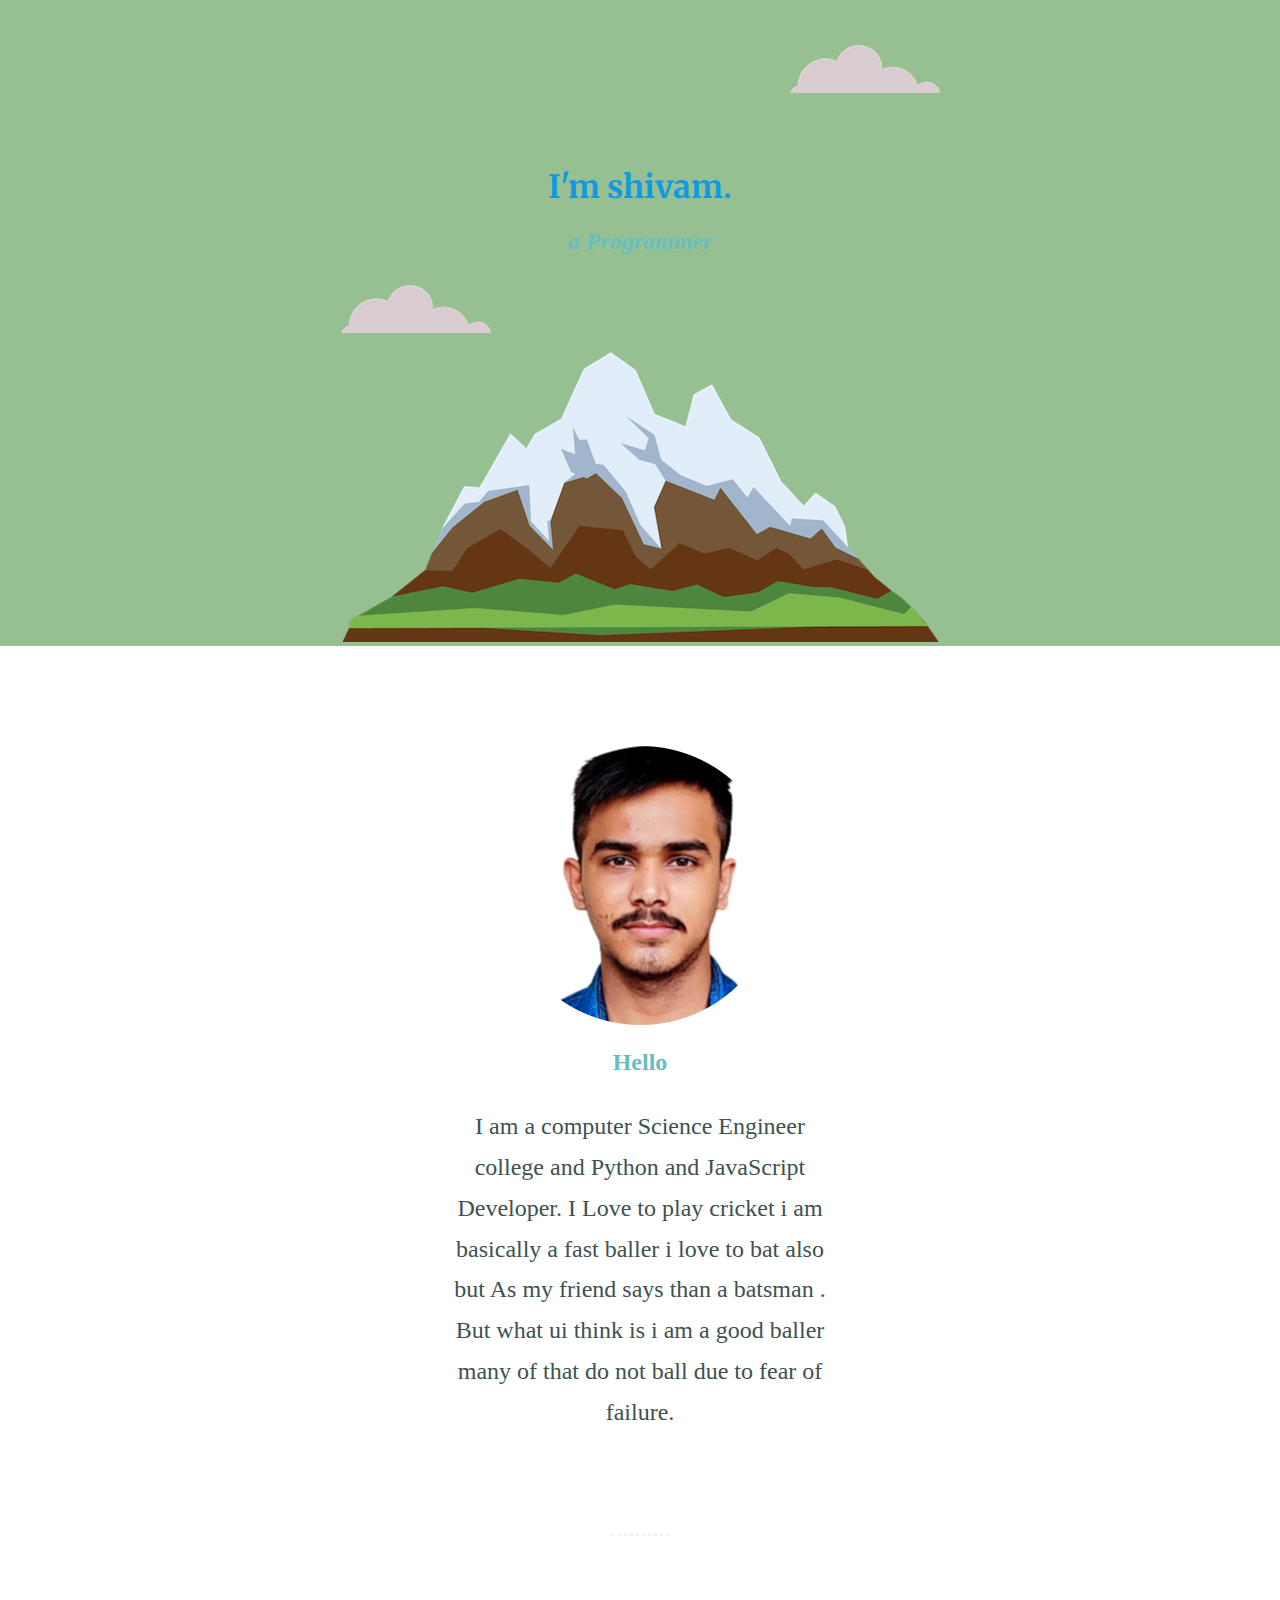
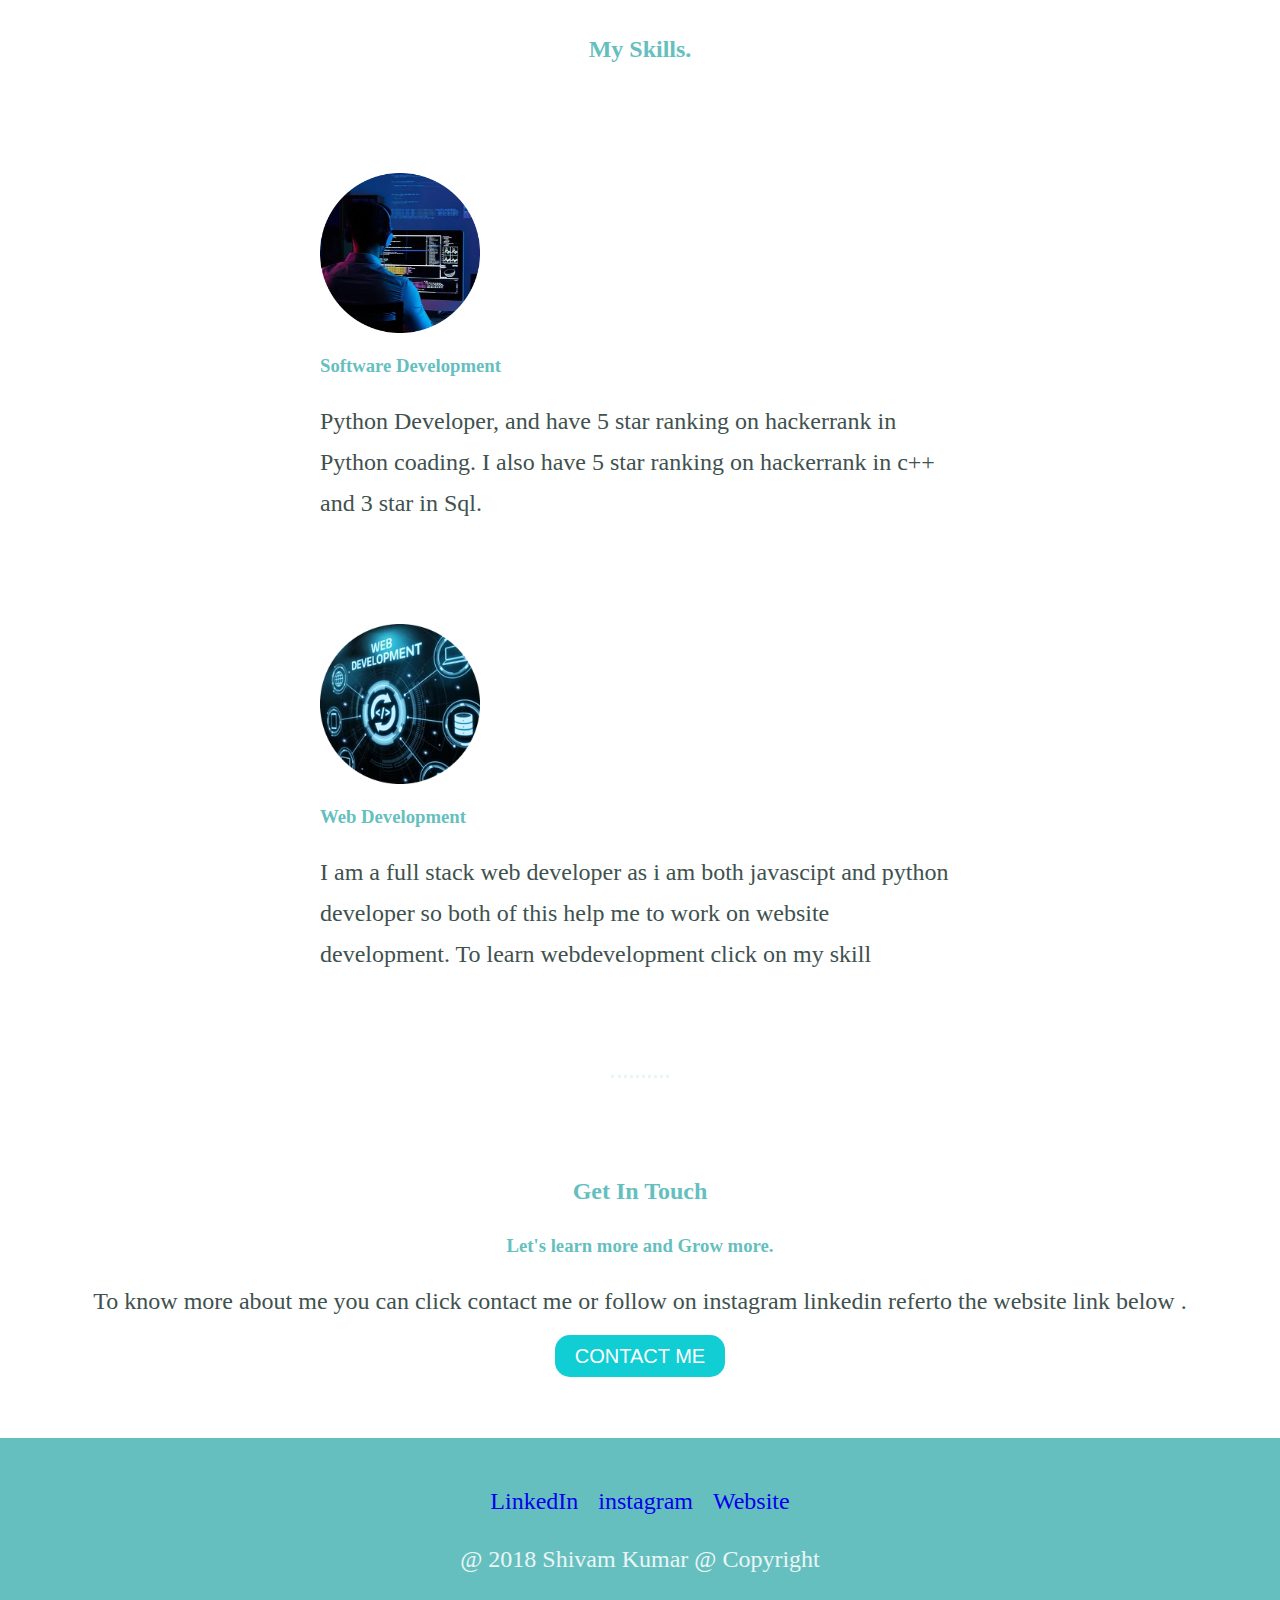
<file: index.html>
<!DOCTYPE html>
<html lang="en">
<head>
    <meta charset="UTF-8">
    <meta http-equiv="X-UA-Compatible" content="IE=edge">
    <meta name="viewport" content="width=device-width, initial-scale=1.0">
    <title> shivam kumar</title>
    <link rel="stylesheet" href="./style.css">
    <link rel="shortcut icon" href="./fa.ico" type="image/x-icon">

    <link rel="preconnect" href="https://fonts.googleapis.com">
<link rel="preconnect" href="https://fonts.gstatic.com" crossorigin>
<link href="https://fonts.googleapis.com/css2?family=Dancing+Script&family=Libre+Franklin:wght@100&family=Merriweather:ital@1&display=swap" rel="stylesheet">
   
</head>
<body>
    <div class="top-container">
        <img class="t-cloud" src="./cloud.png" alt="cloud-img">
        
        <h1>I'm shivam.</h1>
       <em><h2>a Programmer</h2></em> 
        <img class="b-cloud" src="./cloud.png" alt="cloud-img">

        <img  src="./mountain.png" alt="mountain-img">


    </div>
    

    <div class="middle-container">
        <div class="profile">
          <img src="./shivam.png" alt="">
          <a class="anc" href="./myweb.html"><h2 class="anc">Hello</h2></a>
          <p class="intro">I am a computer Science Engineer college and Python and JavaScript Developer. I Love to play cricket
            i am basically a fast baller i love to bat also but As my friend says than a batsman .
            But what ui think is i am a good baller many of that do not ball due to fear of failure.</p>
        </div>
        <hr>
        <div class="skills">
         <a class="anc" href="./hobbies.html"> <h2 class="anc">My Skills.</h2></a>
          <div class="skill-row">
            <img class="code-img" src="./skillimage.png" alt="">
            <a class="anc" href="https://www.youtube.com/watch?v=WQoB2z67hvY&list=PLDzeHZWIZsTryvtXdMr6rPh4IDexB5NIA"><h3 class="para" id="anc" >Software Development</h3></a>
            <p class="para"> Python Developer, and have  5 star ranking  on hackerrank in Python coading. I also have 5 star ranking  on hackerrank in c++ and 3 star in Sql.</p>
          </div>
          <div class="skill-row">
            <img class="code-img2" src="./rawskill.png" alt="">
            <a class="anc"href="https://www.w3schools.com/whatis/"><h3 class="para" id="anc">Web Development</h3></a>
            <p class="para">I am a full stack web developer as i am both javascipt and python developer so both of this help me to work on website development. To learn webdevelopment click on my skill</p>
          </div> 
        </div>
        <hr>
        <div class="contact-me">
        <a class="anc" href="https://www.instagram.com/shivamkumar8388/"> <h2 class="anc">Get In Touch</h2></a>
        
          <h3 >Let's learn more and Grow more.</h3>
          <p class="Contact-messege">To know more about me you can click contact me or follow on instagram linkedin referto the website link below .</p>
          <a class="btn" href="./contact.html">CONTACT ME</a>
        </div>
      </div>
      
      
      <div class="bottom-container">
        <a class="footer-link" href="https://www.linkedin.com/in/shivam-kumar-26ba1b220/">LinkedIn</a>
        <a class="footer-link" href="https://www.instagram.com/shivamkumar8388/">instagram</a>
        <a class="footer-link" href="https://shivam123kumar.github.io/CV/">Website</a>
        <p class="copyright">@ 2018 Shivam  Kumar @ Copyright</p>
      </div>
      
    
    
</body>
</html>
</file>
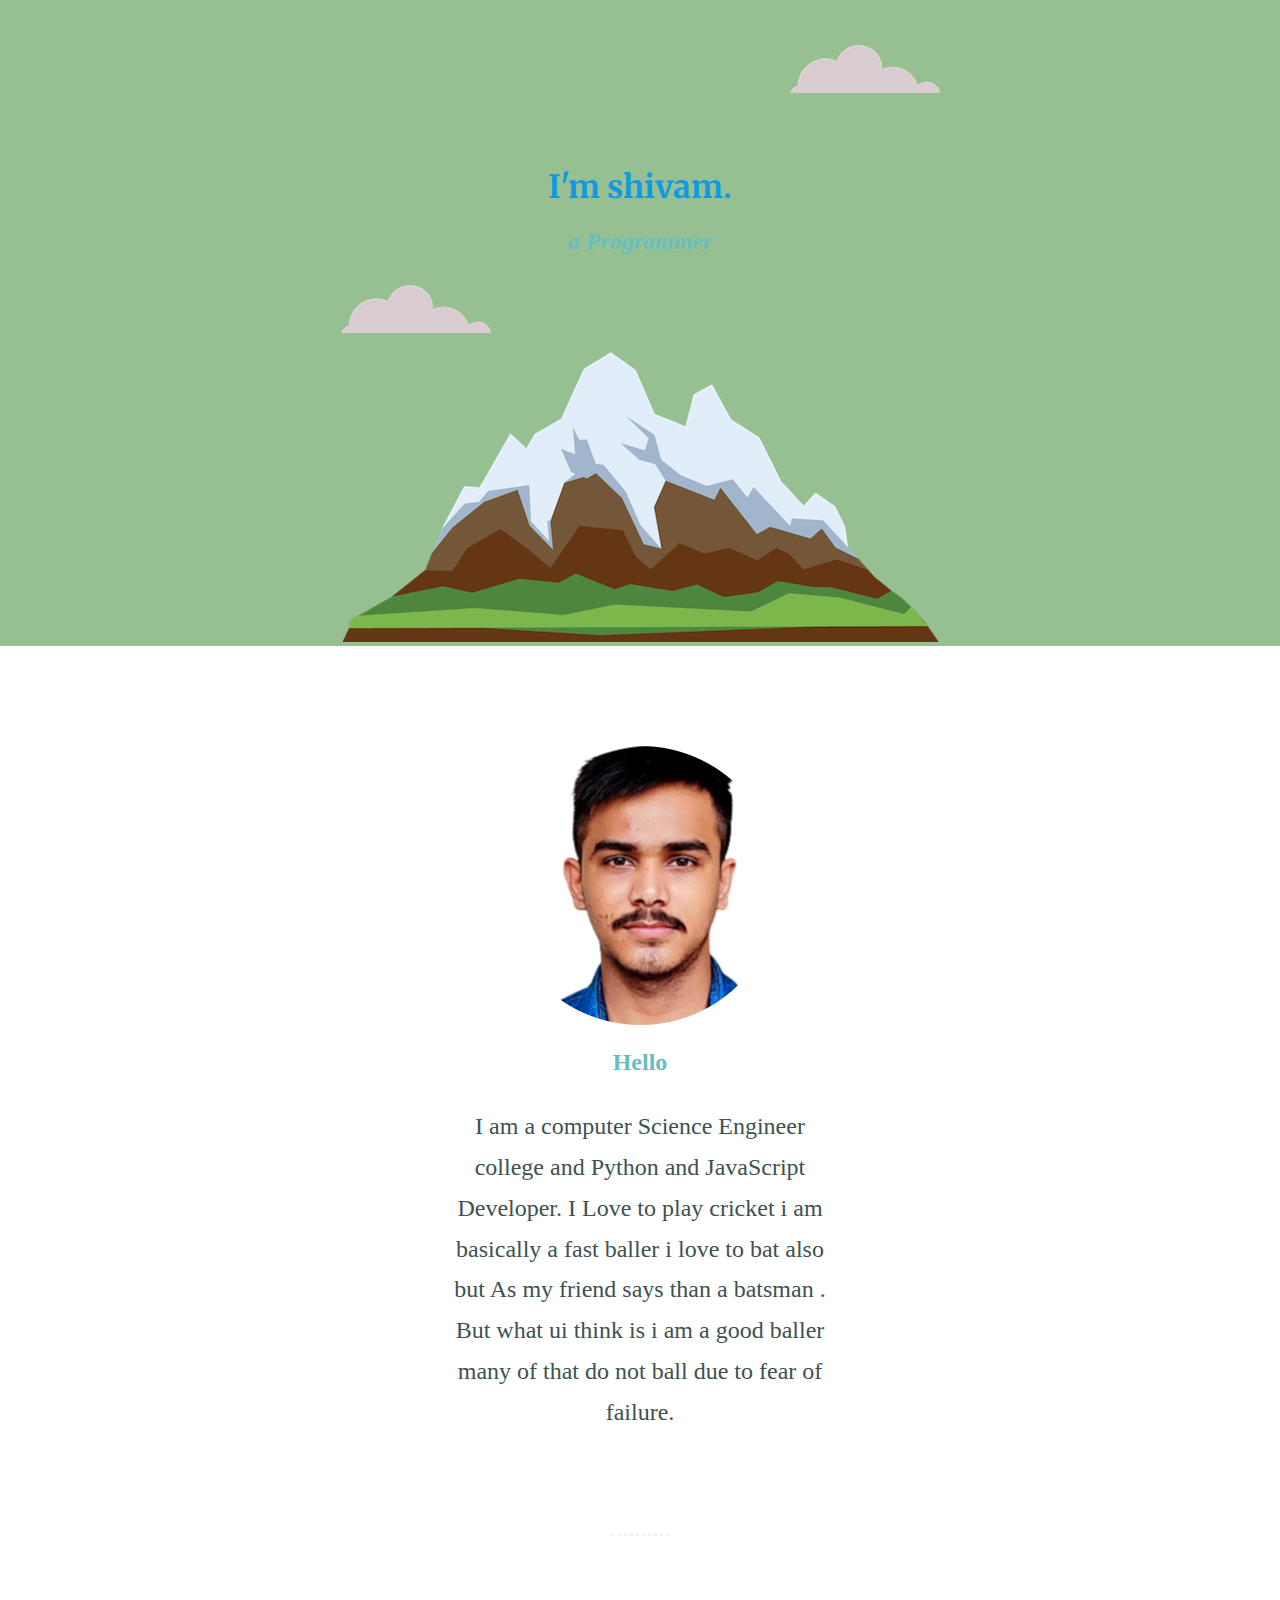
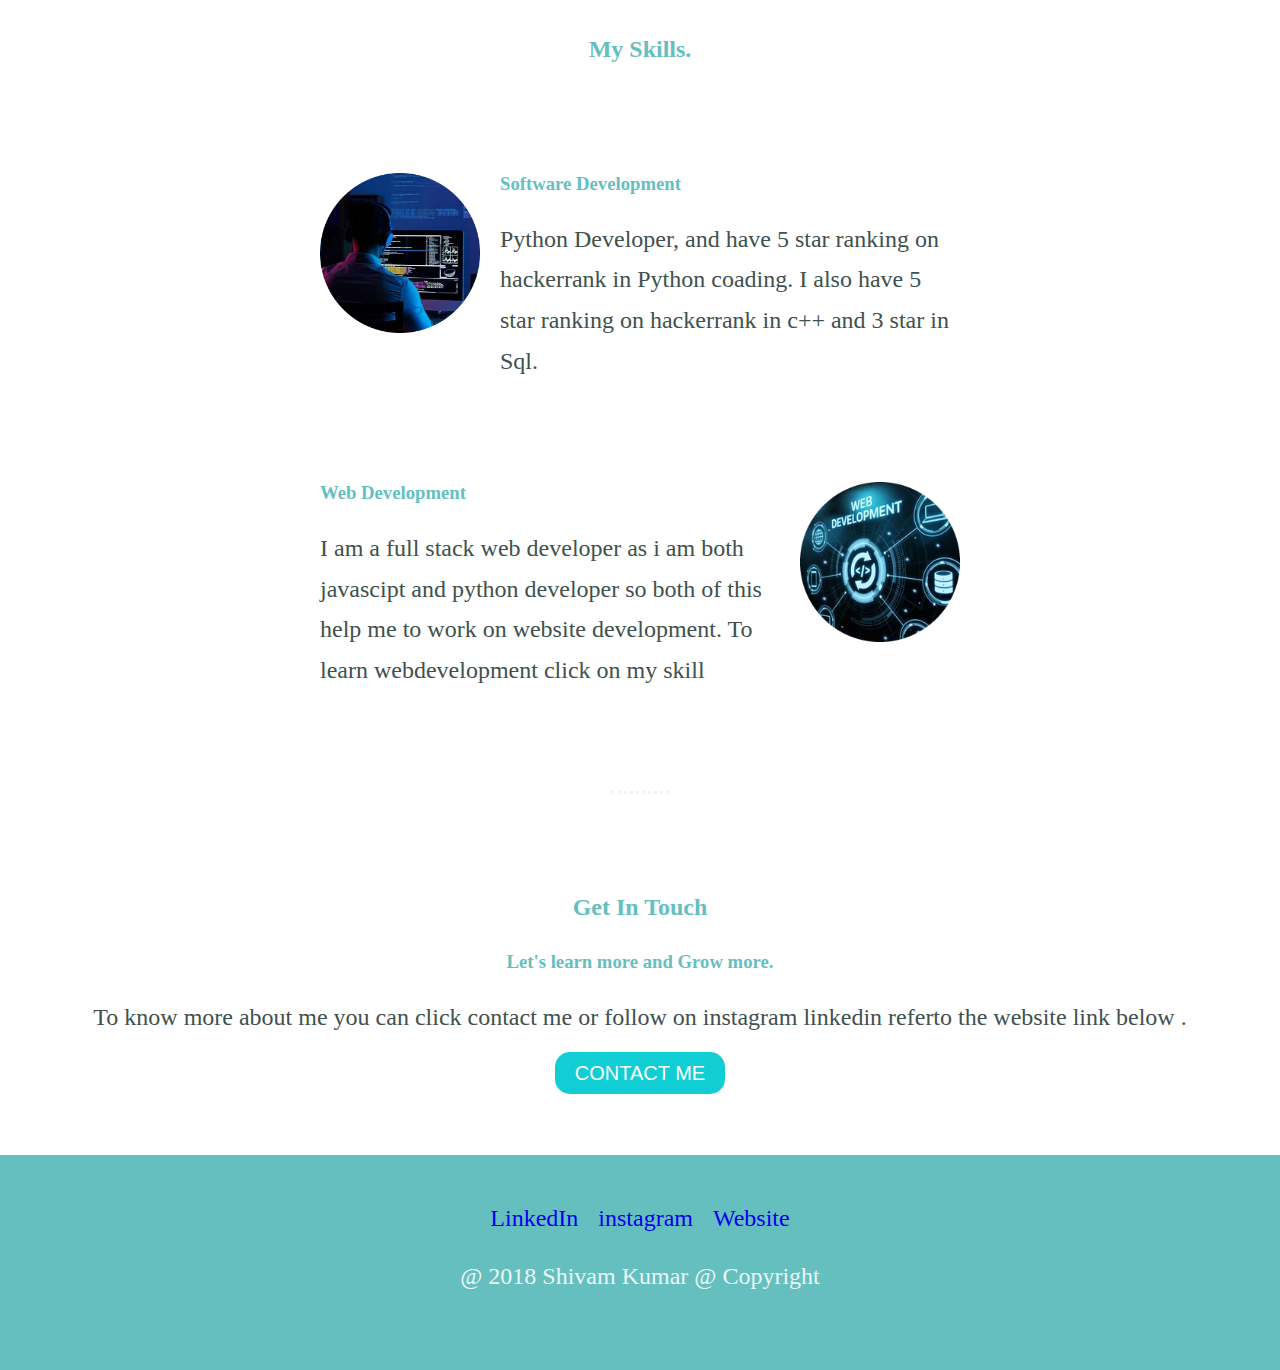
<file: html/index.html>
<!DOCTYPE html>
<html lang="en">
<head>
    <meta charset="UTF-8">
    <meta http-equiv="X-UA-Compatible" content="IE=edge">
    <meta name="viewport" content="width=device-width, initial-scale=1.0">
    <title> shivam kumar</title>
    <link rel="stylesheet" href="/css/style.css">
    <link rel="shortcut icon" href="/image/fa.ico" type="image/x-icon">

    <link rel="preconnect" href="https://fonts.googleapis.com">
<link rel="preconnect" href="https://fonts.gstatic.com" crossorigin>
<link href="https://fonts.googleapis.com/css2?family=Dancing+Script&family=Libre+Franklin:wght@100&family=Merriweather:ital@1&display=swap" rel="stylesheet">
   
</head>
<body>
    <div class="top-container">
        <img class="t-cloud" src="/image/cloud.png" alt="cloud-img">
        <h1>I'm shivam.</h1>
       <em><h2>a Programmer</h2></em> 
        <img class="b-cloud" src="/image/cloud.png" alt="cloud-img">

        <img  src="/image/mountain.png" alt="mountain-img">


    </div>
    

    <div class="middle-container">
        <div class="profile">
          <img src="/image/shivam.png" alt="">
          <a class="anc" href="/html/myweb.html"><h2 class="anc">Hello</h2></a>
          <p class="intro">I am a computer Science Engineer college and Python and JavaScript Developer. I Love to play cricket
            i am basically a fast baller i love to bat also but As my friend says than a batsman .
            But what ui think is i am a good baller many of that do not ball due to fear of failure.</p>
        </div>
        <hr>
        <div class="skills">
         <a class="anc" href="/html/hobbies.html"> <h2 class="anc">My Skills.</h2></a>
          <div class="skill-row">
            <img class="code-img" src="/image/skillimage.png" alt="">
            <a class="anc" href="https://www.youtube.com/watch?v=WQoB2z67hvY&list=PLDzeHZWIZsTryvtXdMr6rPh4IDexB5NIA"><h3 class="para" id="anc" >Software Development</h3></a>
            <p class="para"> Python Developer, and have  5 star ranking  on hackerrank in Python coading. I also have 5 star ranking  on hackerrank in c++ and 3 star in Sql.</p>
          </div>
          <div class="skill-row">
            <img class="code-img2" src="/image/rawskill.png" alt="">
            <a class="anc"href="https://www.w3schools.com/whatis/"><h3 class="para" id="anc">Web Development</h3></a>
            <p class="para">I am a full stack web developer as i am both javascipt and python developer so both of this help me to work on website development. To learn webdevelopment click on my skill</p>
          </div> 
        </div>
        <hr>
        <div class="contact-me">
        <a class="anc" href="https://www.instagram.com/shivamkumar8388/"> <h2 class="anc">Get In Touch</h2></a>
        
          <h3 >Let's learn more and Grow more.</h3>
          <p class="Contact-messege">To know more about me you can click contact me or follow on instagram linkedin referto the website link below .</p>
          <a class="btn" href="/html/contact.html">CONTACT ME</a>
        </div>
      </div>
      
      
      <div class="bottom-container">
        <a class="footer-link" href="https://www.linkedin.com/in/shivam-kumar-26ba1b220/">LinkedIn</a>
        <a class="footer-link" href="https://www.instagram.com/shivamkumar8388/">instagram</a>
        <a class="footer-link" href="https://shivam123kumar.github.io/CV/">Website</a>
        <p class="copyright">@ 2018 Shivam  Kumar @ Copyright</p>
      </div>
      
    
    
</body>
</html>
</file>
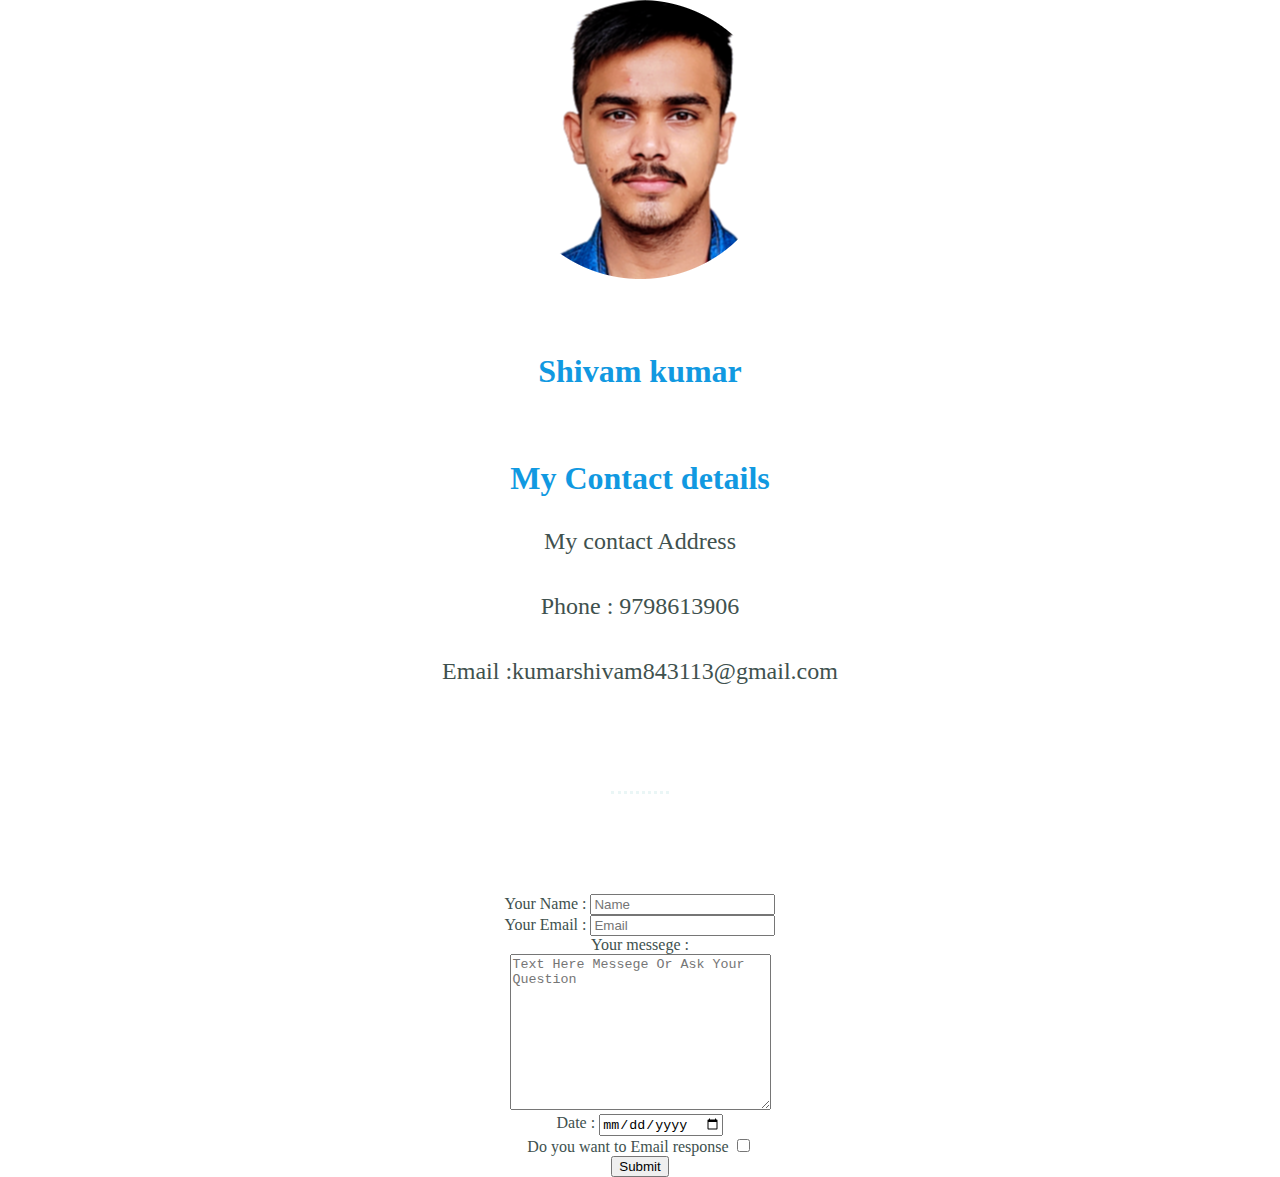
<file: contact.html>
<!DOCTYPE html>
<html lang="en">
<head>
    <meta charset="UTF-8">
    <meta http-equiv="X-UA-Compatible" content="IE=edge">
    <meta name="viewport" content="width=device-width, initial-scale=1.0">
    <title>Contact</title>
    <link rel="stylesheet" href="./style.css">



</head>
<body>
  <img src="./shivam.png"alt="shivam profile picture" srcset="">
    <h1>Shivam kumar</h1>
      <h1>My Contact details</h1>
      <p>My contact Address </p>
      <p>Phone : 9798613906</p>
      <p>Email :kumarshivam843113@gmail.com</p>
 <hr>

      <form action="mailto:kumarshivam843113@gmail.com" method="post" enctype="text/plain" >
        <label for="">Your Name : </label>
        <input type="text" placeholder="Name">
        <!-- <br>
        <label for="">Color : </label>
        <input type="color"> -->
        <br>
        <label for="">Your Email : </label>
        <input type="email" placeholder="Email">

        <br>
        <label for="">Your messege : </label>
        <br>
        <textarea name="" id="" cols="30" rows="10" placeholder="Text Here Messege Or Ask Your Question"></textarea>
        <!-- <hr> -->
        <br>
        <label for="">Date : </label>
        <input type="date">
        <br>
        <label for="">Do you want to Email response</label>
       
        <input type="checkbox">
        <!-- <hr> -->
        <br>
        <input type="submit">
      </form>




    
</body>
</html>
</file>
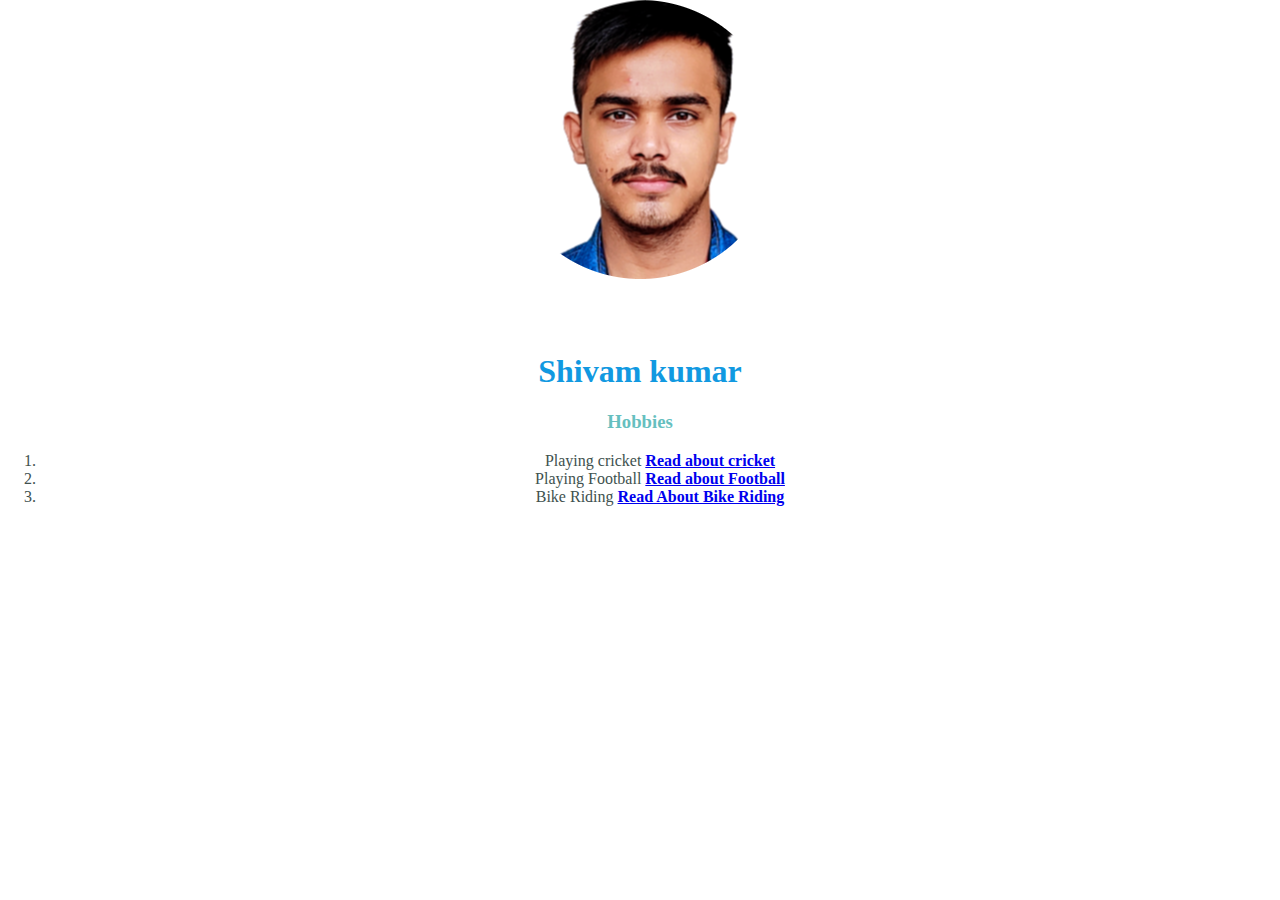
<file: hobbies.html>
<!DOCTYPE html>
<html lang="en">
<head>
    <meta charset="UTF-8">
    <meta http-equiv="X-UA-Compatible" content="IE=edge">
    <meta name="viewport" content="width=device-width, initial-scale=1.0">
    <title>My hobbby</title>
    <link rel="stylesheet" href="./style.css">


</head>
<body>
    <img src="./shivam.png"alt="shivam profile picture" srcset="">
    <h1>Shivam kumar</h1>
    <h3>Hobbies</h3>
    <ol>
        <li>Playing cricket <strong><a href="https://en.wikipedia.org/wiki/Cricket">Read about cricket</a></strong></li>
        <li>Playing Football <strong><a href="https://en.wikipedia.org/wiki/Football">Read about Football</a></strong></li>
        <li>Bike Riding <strong><a href="https://www.nsc.org/community-safety/safety-topics/seasonal-safety/summer-safety/bicycles?#:~:text=Follow%20These%20Rules%20of%20the%20Road&text=Ride%20single%2Dfile%20in%20the,Never%20hitch%20onto%20cars">Read About Bike Riding</a>        </strong></li>
    </ol>
</body>
</html>
</file>
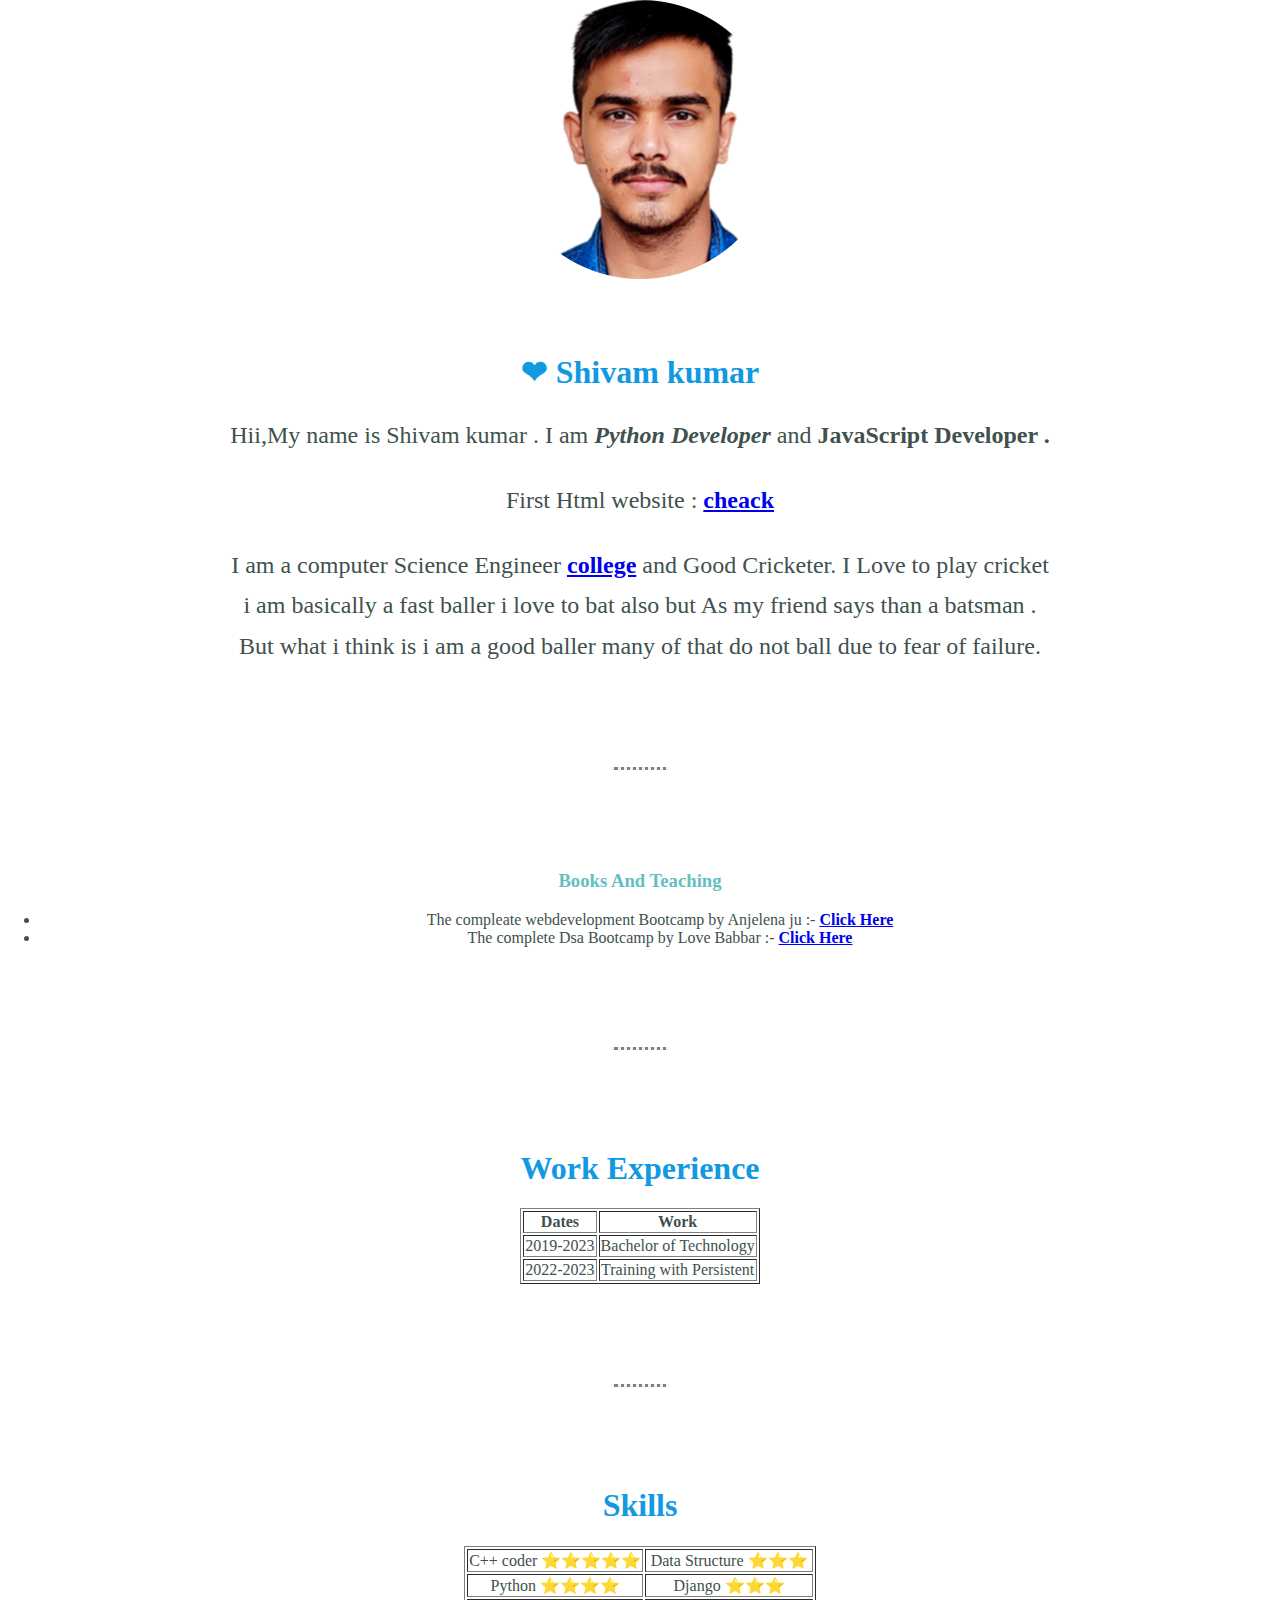
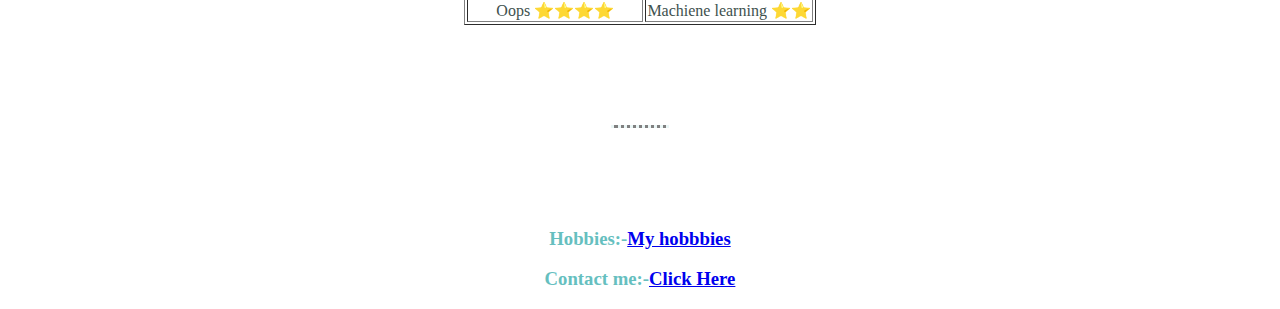
<file: myweb.html>
<!DOCTYPE html>
<html lang="en">
<head>
    <meta charset="UTF-8">
    <meta http-equiv="X-UA-Compatible" content="IE=edge">
    <meta name="viewport" content="width=device-width, initial-scale=1.0">
    <title>Shivam's website while learning html</title>
    <link rel="stylesheet" href="./style.css">
    <link rel="shortcut icon" href="./fa.ico" type="image/x-icon">
  
  
</head>
<body >
  

          <div class="real">
  
        
                <img class="pers" src="./shivam.png"alt="shivam profile picture" srcset="">
            
                <h1>❤ Shivam kumar</h1>
    <p>Hii,My name is Shivam kumar . I am <strong><em>Python Developer</em> </strong>and <strong aria-setsize=>JavaScript Developer .</strong></p>
    <p>First Html website : <strong><a href="./index.html">cheack</a></strong> </p>
    <p>I am a computer Science Engineer <strong><a href="https://jnctbhopal.ac.in/">college</a></strong> and Good Cricketer. I Love to play cricket <br> i am basically a fast baller i love to bat also but As my friend says than a batsman . <br> But what i think is  i am a good baller many of that do not  ball due to fear of failure.</p>
            
    </div>
    
    <hr size="2" noshade="">
    <h3>Books And Teaching</h3>
    <ul>
        <li>The compleate webdevelopment Bootcamp by Anjelena ju :- <strong> <a href="https://www.udemy.com/course/the-complete-web-development-bootcamp/learn/quiz/4565626#overview">Click Here</a></strong> </li>
        <li>The complete Dsa Bootcamp by Love Babbar :- <strong><a href="https://www.youtube.com/watch?v=WQoB2z67hvY&list=PLDzeHZWIZsTryvtXdMr6rPh4IDexB5NIA">Click Here</a></strong></li>
    </ul>
    <!-- <hr size="2" noshade=""> -->  <hr size="2" noshade="">
    <h1>Work Experience</h1>
    <table class="pers" border="1px">
        <thead>
            <tr>
                <th>Dates</th>
                <th>Work</th>
            </tr>

        </thead>
        <tbody>
            <tr>
                <td>2019-2023</td>
                <td>Bachelor of Technology</td>
           </tr>
           <tr>
               <td>2022-2023</td>
               <td>Training with Persistent</td>
   
           </tr>
        </tbody>
        <tfoot>

        </tfoot>
       
    </table>
      <hr size="2" noshade="">
    <h1>Skills</h1>
    <table class="pers" border="1px">
        <tr>
            <td>C++ coder ⭐⭐⭐⭐⭐</td>
            <td>Data Structure ⭐⭐⭐</td>
        </tr>
        <tr>

            <td>Python ⭐⭐⭐⭐</td>
            <td>Django ⭐⭐⭐</td>
        </tr>
        <tr>
            <td>Oops ⭐⭐⭐⭐</td>
            <td>Machiene learning ⭐⭐</td>
        </tr>
    </table>

     <hr size="2" noshade="">
    <h3>Hobbies:-<strong><a href="./hobbies.html">My hobbbies</a></strong> </h3> 
    <h3>Contact me:-<strong><a href="./contact.html">Click Here</a></strong> </h3> 
</body>
</html>
</file>
<file: style.css>
.pers{
   margin:auto;
}
body{ 
   margin: 0px;
   text-align: center;
   color: #40514E;
  
}
h1{
    margin-top: 70px;
    font-family: 'Merriweather', serif;
    font-size: 200px auto 0 auto;
    color: #1199e1;
   
}
h2{
   
    color: #66bfbf;
    padding-bottom: 10px;
}
h3{
    color: #66bfbf;
}
p{
    font-size: 1.5rem;
    line-height: 1.7;
    /* color: #1199e1; */
}
hr{
    border: dotted #eaf6f6;
    border-bottom: none;
    width: 4%;
    margin: 100px auto;
}
.skill-row{
    width: 50%;
    margin: 100px auto ;
    text-align: left;
}
.top-container{
     background-color: #97c092; 
     /* margin-top: 10px; */
   
 
  
}
.code-img{
    width: 25%;
/*     float: left; */
/*     margin-right: 20px;
    margin-bottom: 20px; */
   margin:auto;
}
.code-img2{
    width: 25%;
   margin:auto
/*     float:right; */
/*     margin-left: 20px; */
}
.middle-container{
   
    /* background-color: red;
    height: 200px;
    width: 200px; */
    margin-top: 100px;
    margin-bottom: 70px;

}
.bottom-container{
    background-color:#66bfbf;
    margin-bottom: 0;
    padding: 50px 0;
   
  
   
}


.b-cloud{
    position: absolute;
    /* margin-left: 200px; */
}
.t-cloud{
    /* position: absolute; */
    margin-top: 45px;
    margin-left: 450px;
}
.intro{
    margin: auto;
    width: 30%;
}
.contact-messege{
    width: 40%;
    margin:60% auto;
}
.anc{
    text-decoration: none;
    padding-bottom: 10px;
    
}
#anc{
    text-decoration: none;
    /* padding-bottom: 10px; */
    
}
#anc:hover{
    text-decoration: none;
    /* padding-bottom: 10px; */
    color:  #3030e3;

    
}
.anc:hover{
    color: #3030e3;
    

}

.btn {
    background: #11CDD4;
    background-image: -webkit-linear-gradient(top, #11CDD4, #11998);
    background-image: -moz-linear-gradient(top, #11CDD4, #11998);
    background-image: -ms-linear-gradient(top, #11CDD4, #11998);
    background-image: -o-linear-gradient(top, #11CDD4, #11998);
    background-image: linear-gradient(to bottom, #11CDD4, #11998);
    -webkit-border-radius: 15;
    -moz-border-radius: 15;
    border-radius: 15px;
    font-family: Arial;
    color: #ffffff;
    font-size: 20px;
    padding: 10px 20px 10px 20px;
    text-decoration: none;
  }
  
  .btn:hover {
    background: #30E3CB;
    /* background-color: #3030e3; */
    color: #1c95b3;
    /* color: white; */

    background-image: -webkit-linear-gradient(top, #30E3CB, #2BC4AD);
    background-image: -moz-linear-gradient(top, #30E3CB, #2BC4AD);
    background-image: -ms-linear-gradient(top, #30E3CB, #2BC4AD);
    background-image: -o-linear-gradient(top, #30E3CB, #2BC4AD);
    background-image: linear-gradient(to bottom, #30E3CB, #2BC4AD);
    text-decoration: none;
  }
  .footer-link{
    margin: 8px;
    font-size: 1.5rem;
    text-decoration: none;
  }
  .footer-link:hover{
    color: yellow;
    background-color: #11CDD4;
   
  }
  .copyright{
    color: #eaf6f6;
  }
</file>
<file: css/style.css>
body{ 
   margin: 0px;
   text-align: center;
   color: #40514E;
  
}
h1{
    margin-top: 70px;
    font-family: 'Merriweather', serif;
    font-size: 200px auto 0 auto;
    color: #1199e1;
   
}
h2{
   
    color: #66bfbf;
    padding-bottom: 10px;
}
h3{
    color: #66bfbf;
}
p{
    font-size: 1.5rem;
    line-height: 1.7;
    /* color: #1199e1; */
}
hr{
    border: dotted #eaf6f6;
    border-bottom: none;
    width: 4%;
    margin: 100px auto;
}
.skill-row{
    width: 50%;
    margin: 100px auto ;
    text-align: left;
}
.top-container{
     background-color: #97c092; 
     /* margin-top: 10px; */
   
 
  
}
.code-img{
    width: 25%;
    float: left;
    margin-right: 20px;
    margin-bottom: 20px;
}
.code-img2{
    width: 25%;
    float:right;
    margin-left: 20px;
}
.middle-container{
   
    /* background-color: red;
    height: 200px;
    width: 200px; */
    margin-top: 100px;
    margin-bottom: 70px;

}
.bottom-container{
    background-color:#66bfbf;
    margin-bottom: 0;
    padding: 50px 0;
   
  
   
}


.b-cloud{
    position: absolute;
    /* margin-left: 200px; */
}
.t-cloud{
    /* position: absolute; */
    margin-top: 45px;
    margin-left: 450px;
}
.intro{
    margin: auto;
    width: 30%;
}
.contact-messege{
    width: 40%;
    margin:60% auto;
}
.anc{
    text-decoration: none;
    padding-bottom: 10px;
    
}
#anc{
    text-decoration: none;
    /* padding-bottom: 10px; */
    
}
#anc:hover{
    text-decoration: none;
    /* padding-bottom: 10px; */
    color:  #3030e3;

    
}
.anc:hover{
    color: #3030e3;
    

}

.btn {
    background: #11CDD4;
    background-image: -webkit-linear-gradient(top, #11CDD4, #11998);
    background-image: -moz-linear-gradient(top, #11CDD4, #11998);
    background-image: -ms-linear-gradient(top, #11CDD4, #11998);
    background-image: -o-linear-gradient(top, #11CDD4, #11998);
    background-image: linear-gradient(to bottom, #11CDD4, #11998);
    -webkit-border-radius: 15;
    -moz-border-radius: 15;
    border-radius: 15px;
    font-family: Arial;
    color: #ffffff;
    font-size: 20px;
    padding: 10px 20px 10px 20px;
    text-decoration: none;
  }
  
  .btn:hover {
    background: #30E3CB;
    /* background-color: #3030e3; */
    color: #1c95b3;
    /* color: white; */

    background-image: -webkit-linear-gradient(top, #30E3CB, #2BC4AD);
    background-image: -moz-linear-gradient(top, #30E3CB, #2BC4AD);
    background-image: -ms-linear-gradient(top, #30E3CB, #2BC4AD);
    background-image: -o-linear-gradient(top, #30E3CB, #2BC4AD);
    background-image: linear-gradient(to bottom, #30E3CB, #2BC4AD);
    text-decoration: none;
  }
  .footer-link{
    margin: 8px;
    font-size: 1.5rem;
    text-decoration: none;
  }
  .footer-link:hover{
    color: yellow;
    background-color: #11CDD4;
   
  }
  .copyright{
    color: #eaf6f6;
  }
</file>
